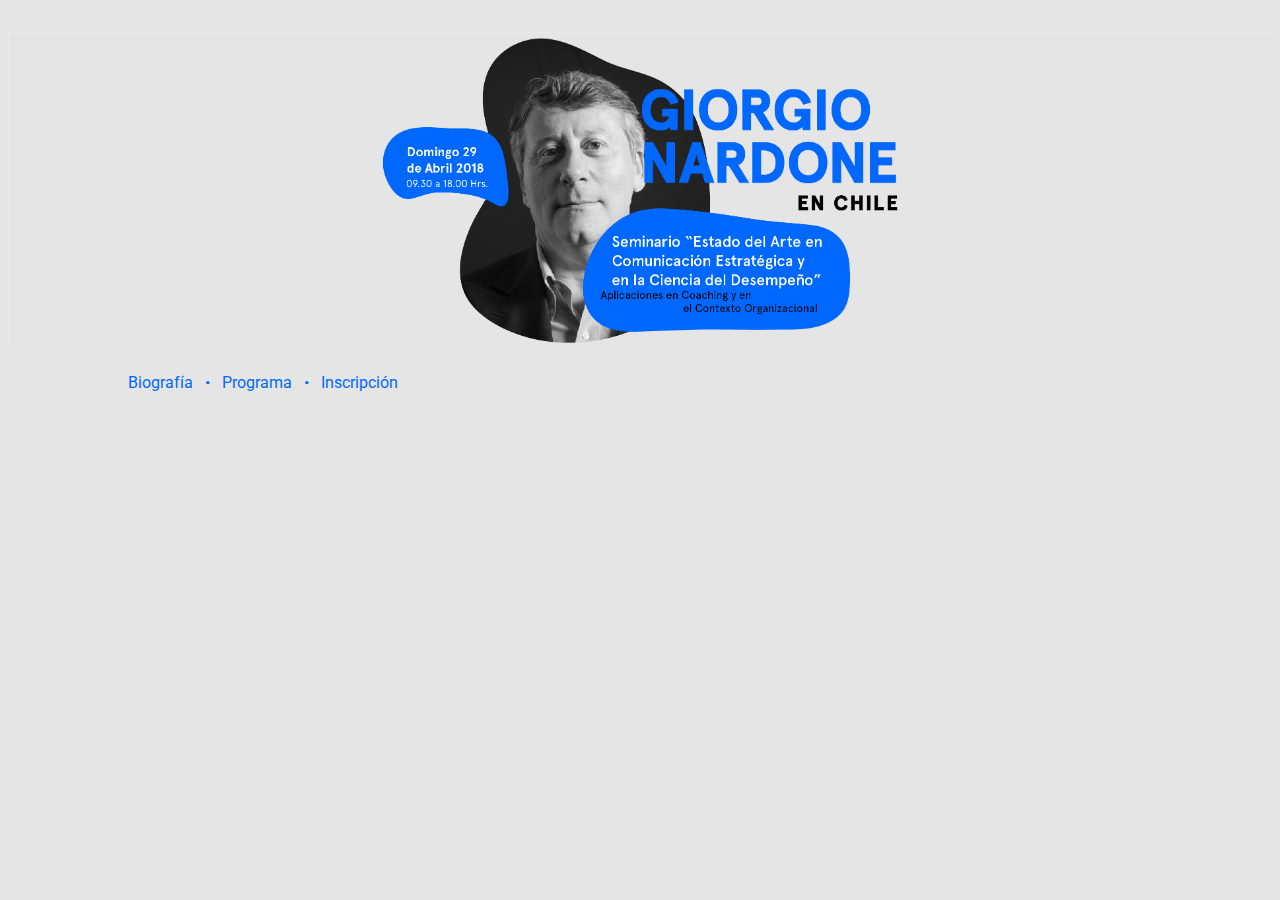
<file: index.html>
<!DOCTYPE html>
<html>
<head>
	<!--Lo primero es indicar la codificación de caracteres utilizada-->
	<meta charset="utf-8">
	<!-- Luego los demás elementos meta, con sus atributos name y content -->
	<meta name="viewport" content="width=device-width, initial-scale=1, shrink-to-fit=no">
	<!-- Nunca olvidar el título que se desplegará en la peseña del navegador-->
	<title>Seminario Giorgio Nardone</title>
	<!-- Podemos vincular un favicon -->
	<link rel="icon" type="image/png" href="favicon.png">
	<link rel="stylesheet"  href="estilo.css">
	<link href="https://fonts.googleapis.com/css?family=Arvo:400,700" rel="stylesheet">
	<link href="https://fonts.googleapis.com/css?family=Roboto" rel="stylesheet">
</head>
<body>
	<!--primero una DIVisión. Noten que se cierra en la antepenúltima línea-->
	<div>
		<!--ahora un headER, con ER al final, y su lugar es el body-->
		<header>
		<!--aquí pondremos un par de encabezados, uno de primero nivel y otro de segundo-->
			<h1></h1>
			<img src="banner.jpg" alt="Alternativa para cuando no se vea la imagen" width="100%">

		</header>
		<!--este es un espacio para la NAVegación-->
		<nav>
				<a href="bio.html">Biografía&nbsp;&nbsp; •&nbsp;&nbsp;</a></li>
				<a href="programa.html"> Programa&nbsp;&nbsp; •&nbsp;&nbsp;</a></li>
				<a href="https://docs.google.com/forms/d/e/1FAIpQLSfrzZ2Ven9J-Mpjrs7lPx3dMZnul9x36V1hCoqFXEngBR5hcA/viewform">Inscripción </a></li>
		</nav>
		<!--ahora vamos por lo principal-->
		<main>
			<!-- vamos a abrir una sección, que contendrá 3 artículos-->
			<section>
				<!--noten como cada artículo repite la estructura header, section, footer-->
				<article id="primero">


</body>
</html>
</file>
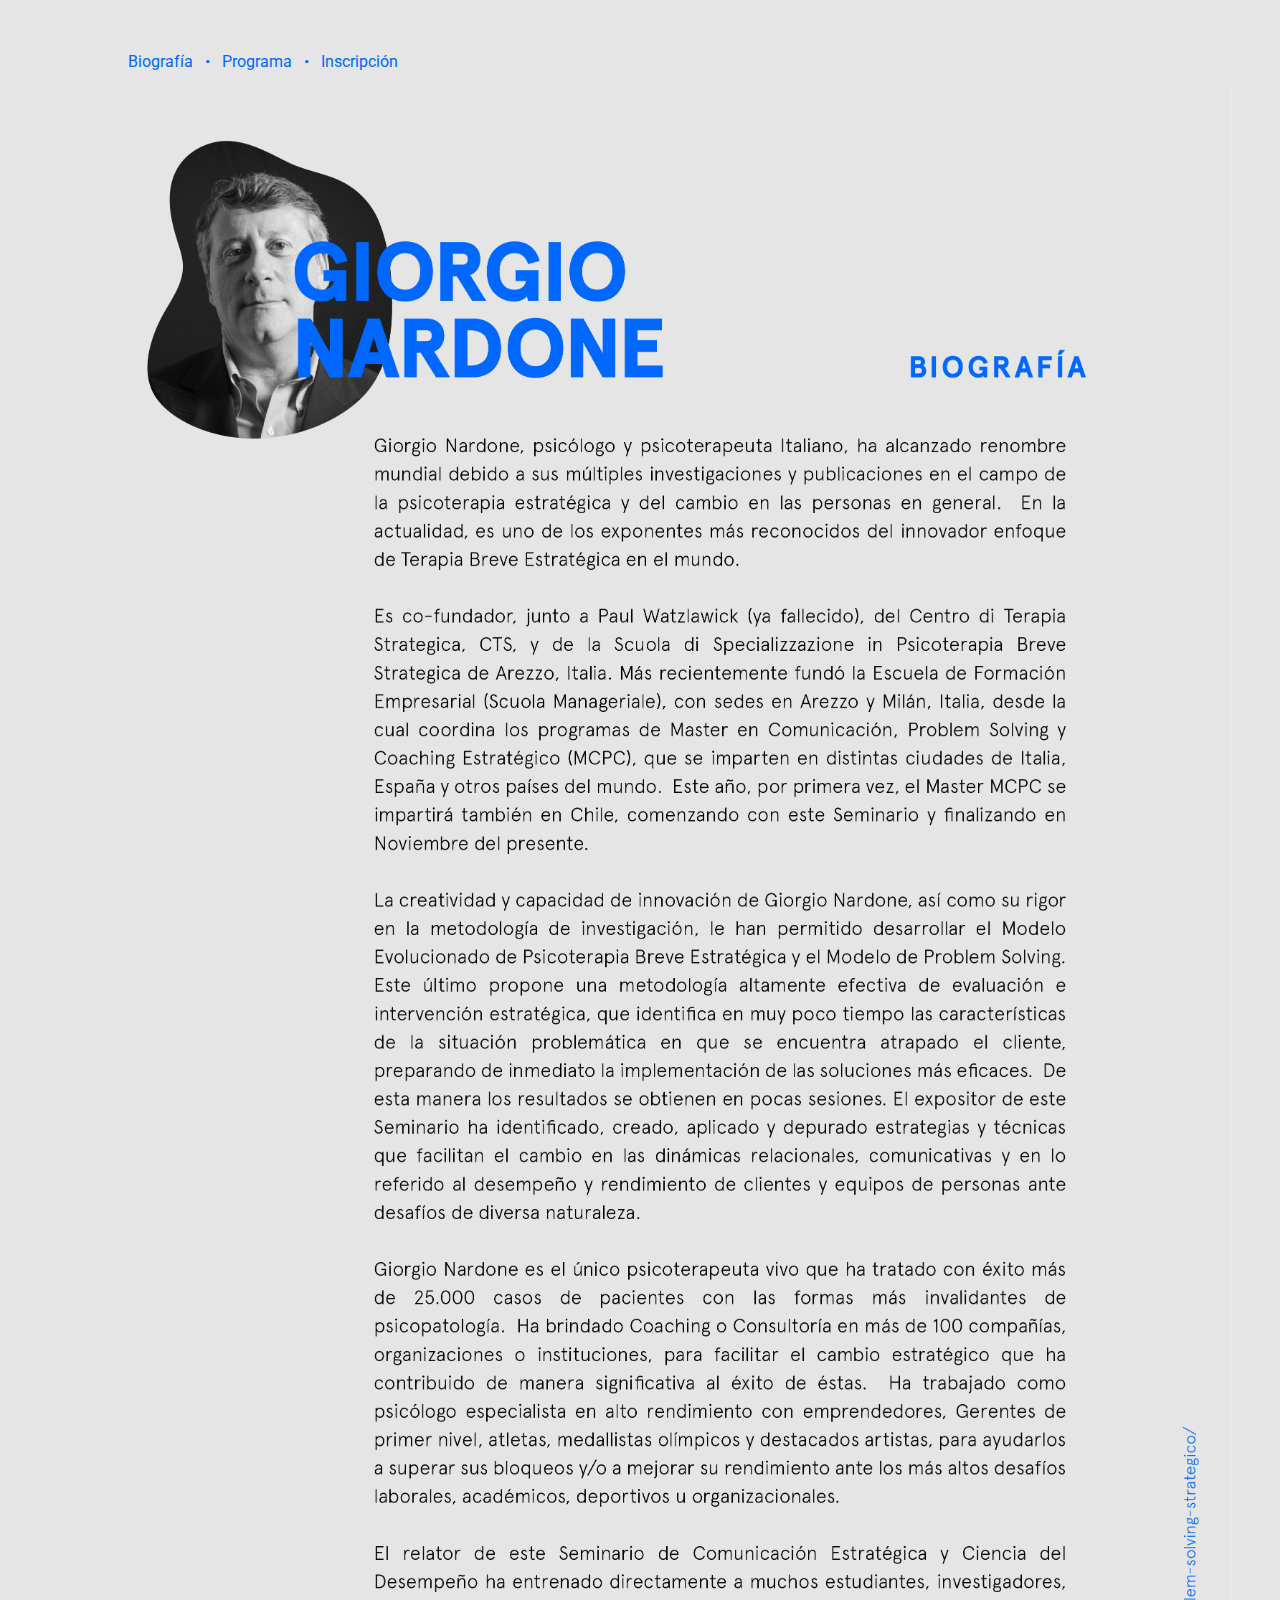
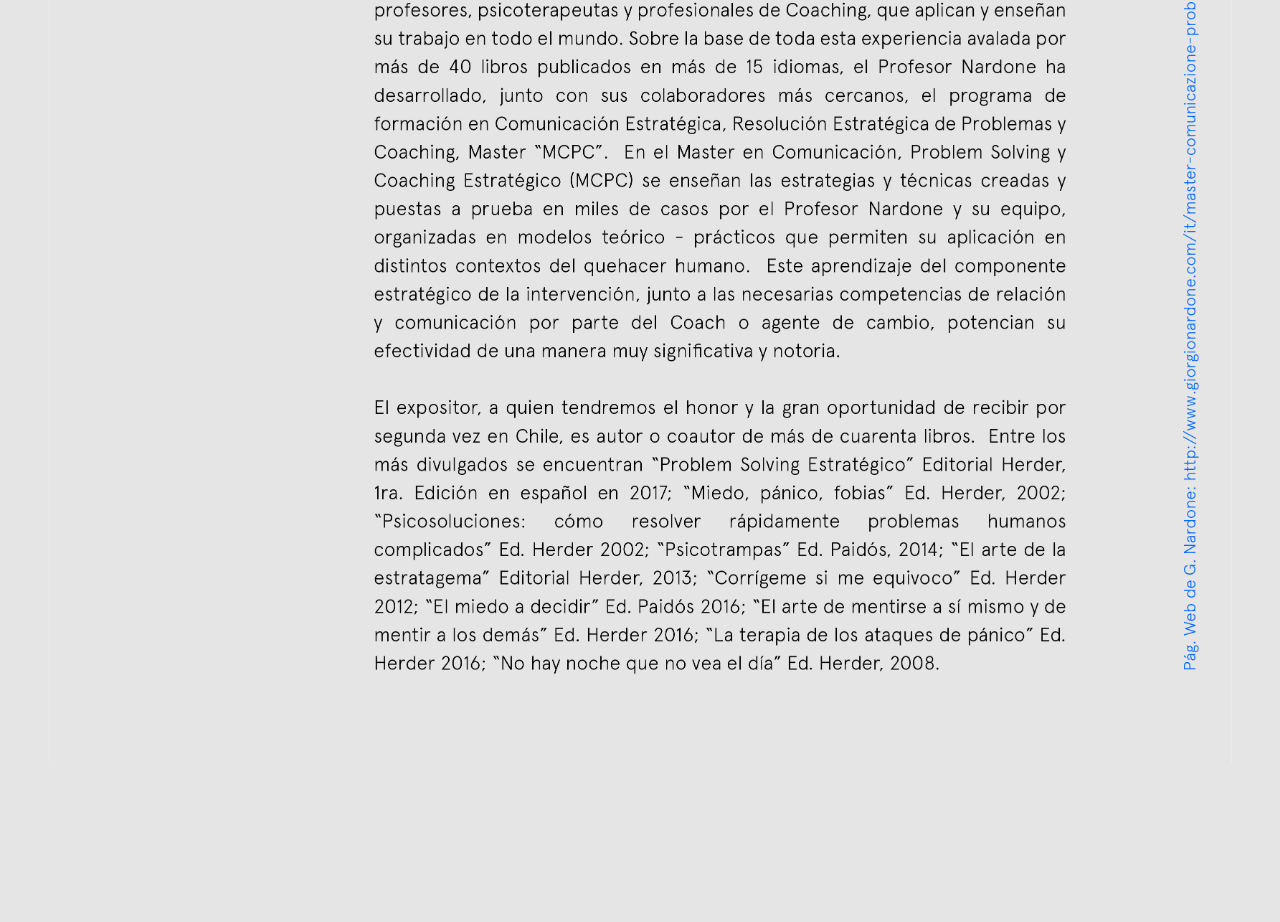
<file: bio.html>
<!DOCTYPE html>
<html>
<head>
	<!--Lo primero es indicar la codificación de caracteres utilizada-->
	<meta charset="utf-8">
	<!-- Luego los demás elementos meta, con sus atributos name y content -->
	<meta name="viewport" content="width=device-width, initial-scale=1, shrink-to-fit=no">
	<!-- Nunca olvidar el título que se desplegará en la peseña del navegador-->
	<title>Seminario Giorgio Nardone</title>
	<!-- Podemos vincular un favicon -->
	<link rel="icon" type="image/png" href="favicon.png">
	<link rel="stylesheet"  href="estilo.css">
	<link href="https://fonts.googleapis.com/css?family=Arvo:400,700" rel="stylesheet">
	<link href="https://fonts.googleapis.com/css?family=Roboto" rel="stylesheet">
</head>
<body>
	<!--primero una DIVisión. Noten que se cierra en la antepenúltima línea-->
	<div>
		<!--ahora un headER, con ER al final, y su lugar es el body-->
		<header>
		<!--aquí pondremos un par de encabezados, uno de primero nivel y otro de segundo-->
			<h1></h1>
			<!--<img src="banner.jpg" alt="Alternativa para cuando no se vea la imagen" width="100%">-->

		</header>
		<!--este es un espacio para la NAVegación-->
		<nav>
			<a href="bio.html">Biografía&nbsp;&nbsp; •&nbsp;&nbsp;</a></li>
			<a href="programa.html"> Programa&nbsp;&nbsp; •&nbsp;&nbsp;</a></li>
			<a href="https://docs.google.com/forms/d/e/1FAIpQLSfrzZ2Ven9J-Mpjrs7lPx3dMZnul9x36V1hCoqFXEngBR5hcA/viewform">Inscripción </a></li>
		</nav>
		<!--ahora vamos por lo principal-->
		<main>
			<!-- vamos a abrir una sección, que contendrá 3 artículos-->
			<section>
				<!--noten como cada artículo repite la estructura header, section, footer-->
				<article id="primero">

						<figure>
							<img src="bio.jpg" alt="Alternativa para cuando no se vea la imagen">
						</figure>
</body>
</html>
</file>
<file: estilo.css>
body{
	background:#e5e5e5;
	color:#0068ff;
	font-family: 'Roboto', sans-serif;, Arial, sans-serif;
	padding: 0px 0 130px;
}

h1,h2,h3,h4,h5,h6{
	font-family: 'Roboto', serif;
	font-size:
}
h1{
	font-size: 300%;
}

/* un comentario en CSS se escribe de esta manera */

a{color:#0068ff ; text-decoration: none;}

a:hover{color:rgb(0, 0, 0); text-decoration: underline;}

:hover{transition: ease all 1s;}

nav{
	padding:20px 120px 0;



}

nav ul li{
	font-family: 'Roboto', serif;
	font-size:150%;
	color:#0068ff;
	padding: 0.5rem0;
}


div.container{
	margin:2rem;
	position: relative;
}


@media screen and (max-width: 1024px){
	h2{display:none;}
}

@keyframes espaciado {
	from {letter-spacing: 0.01rem;}
	to {letter-spacing: 0.1rem;}
}



figure{
	background:#e5e5e5;

}

figure img{
	width: 100%;
	height:auto;
}

figure img:hover{
	width: 100%;
	height:auto;
}

figcaption{
	padding:0.5rem;
	font-size: 90%;
	letter-spacing: 0.01rem;
}




s, del{
	background:#e5e5e5;
	color:#e5e5e5;
	text-decoration:;
}

ins{
	font-weight: bold;
	text-decoration: none;
}
</file>
